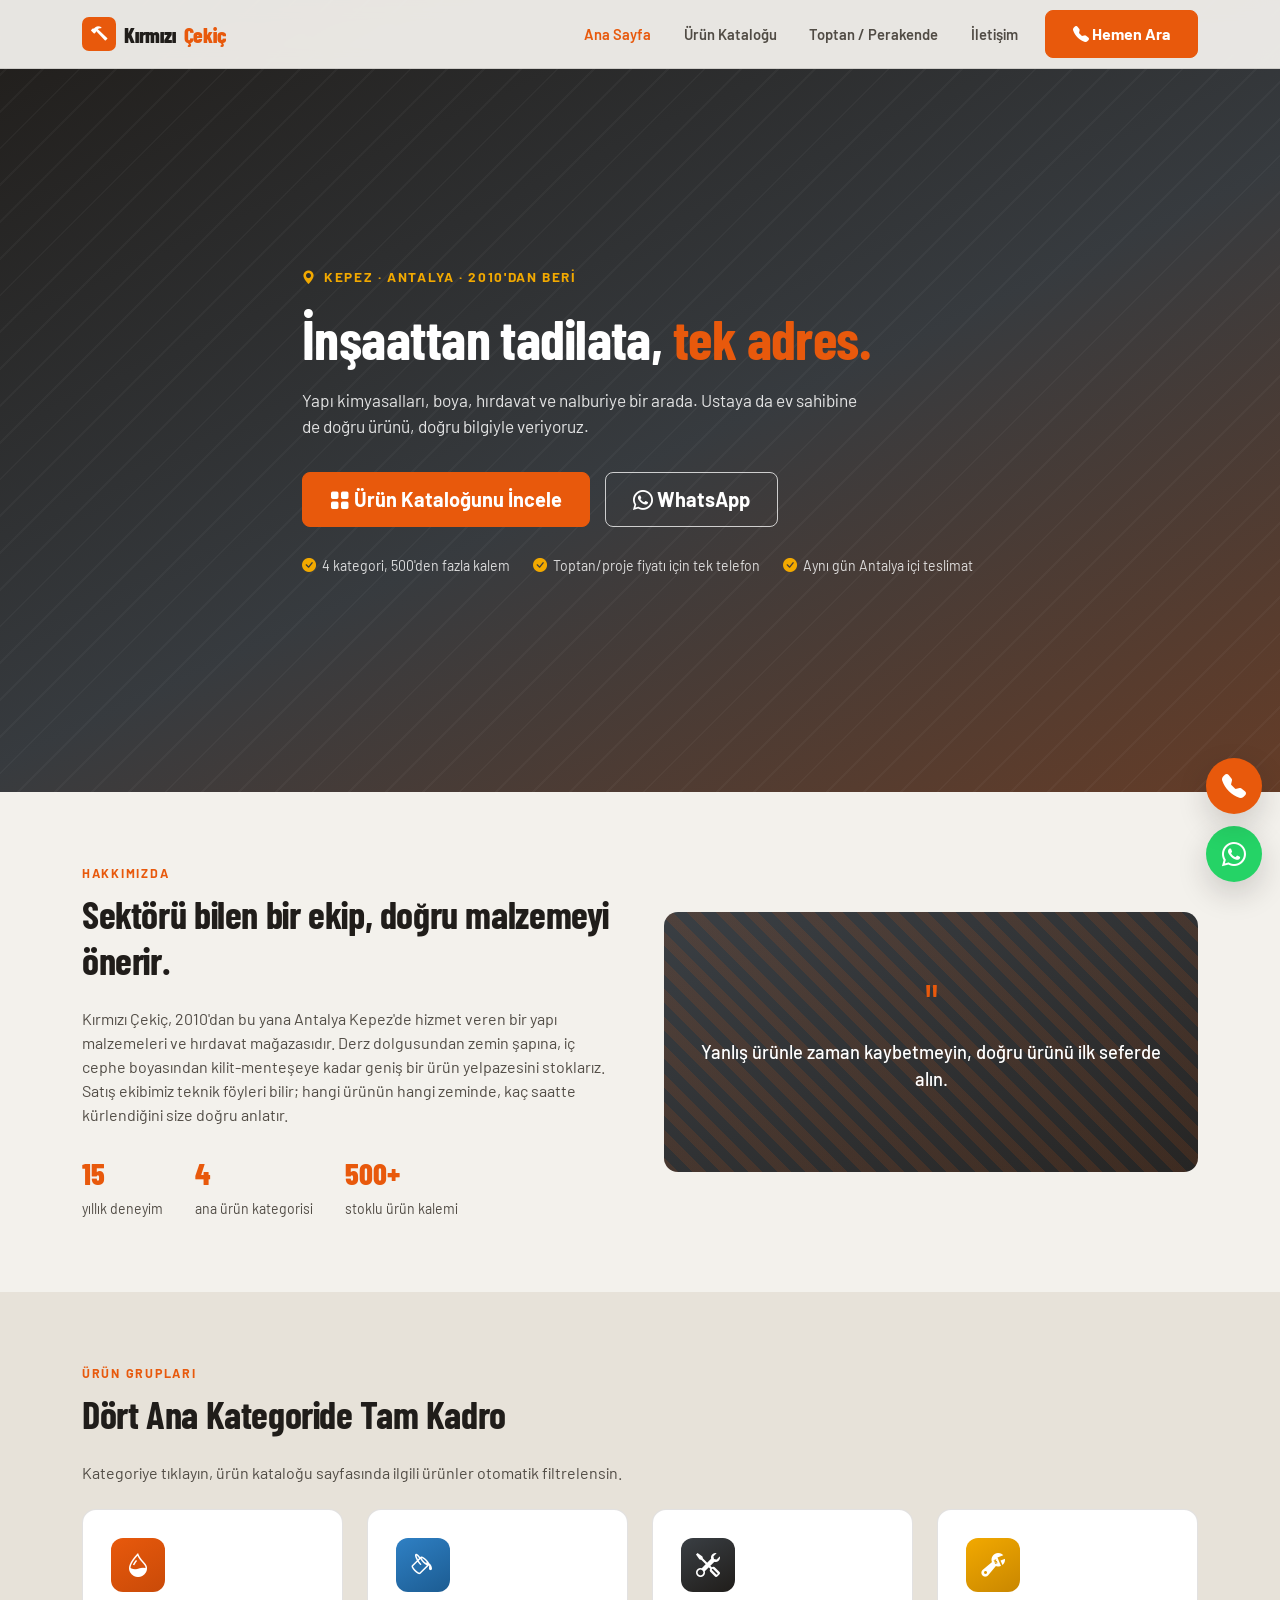
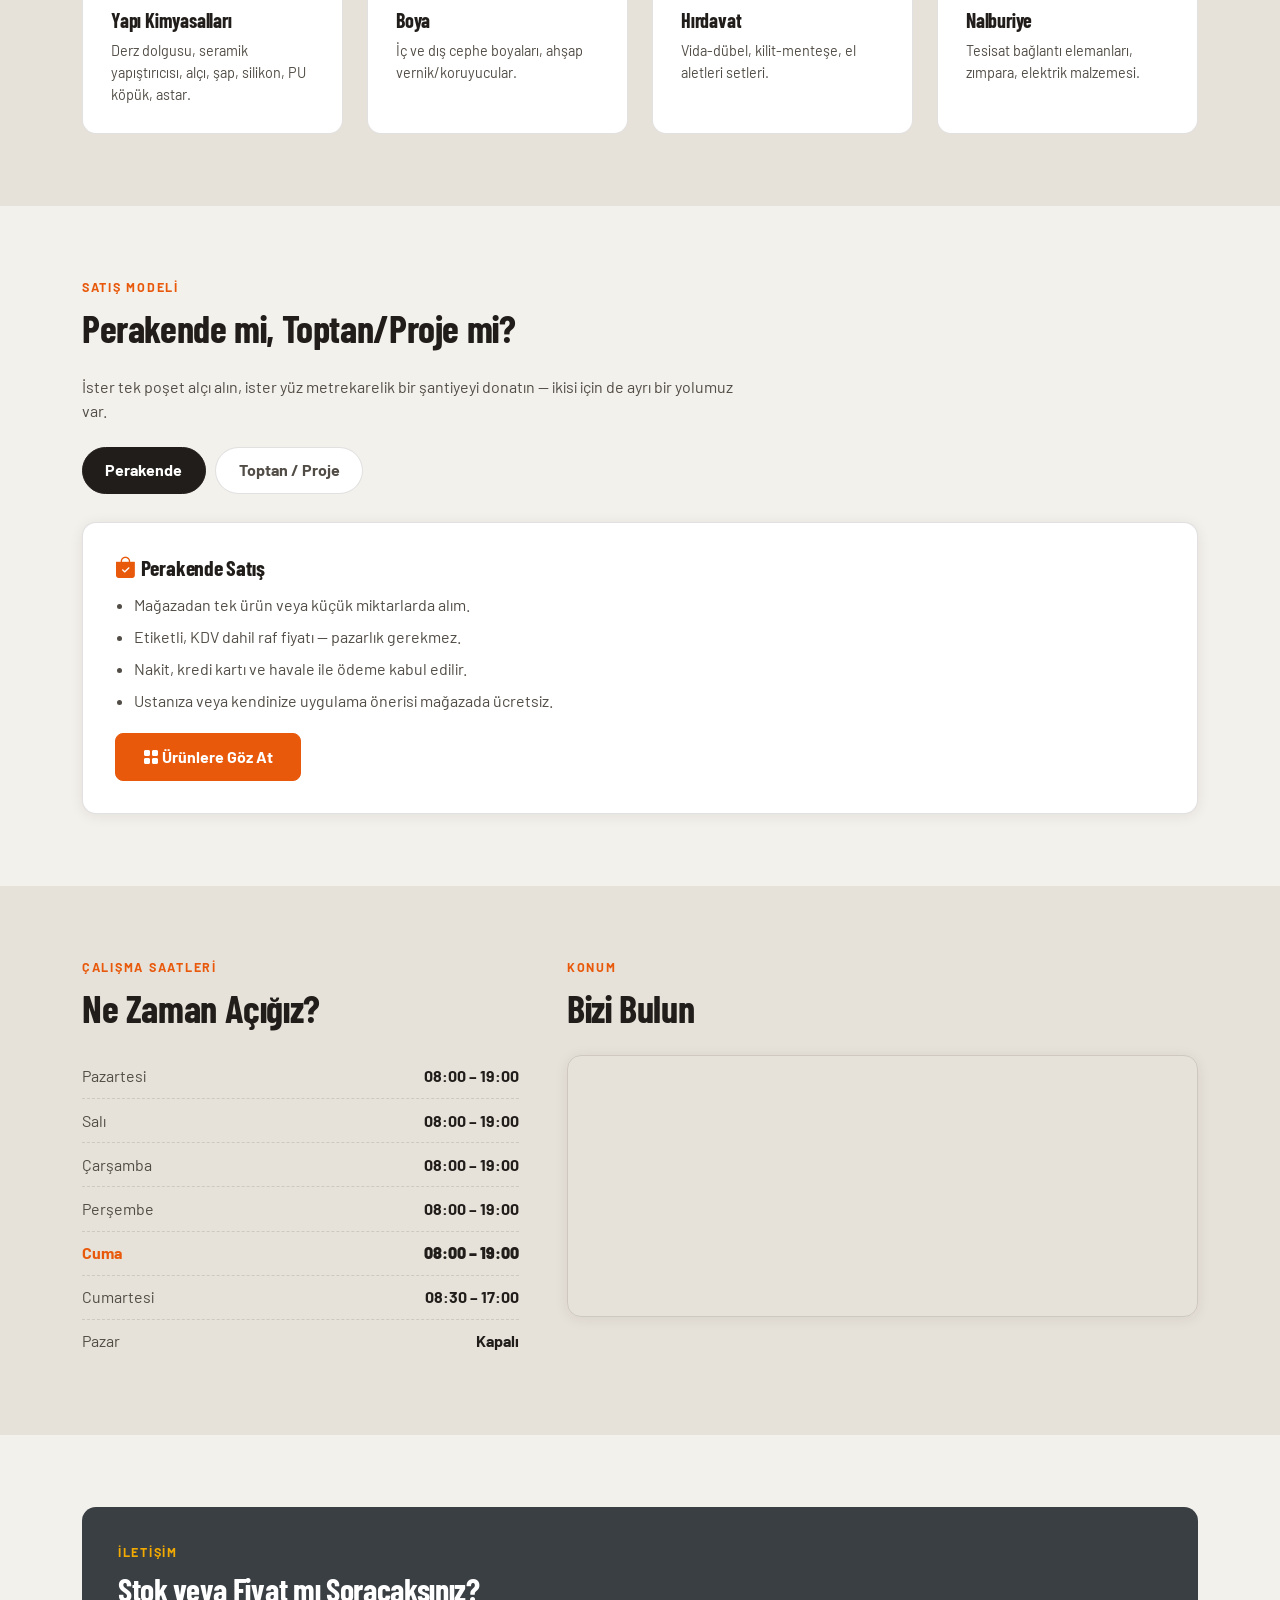
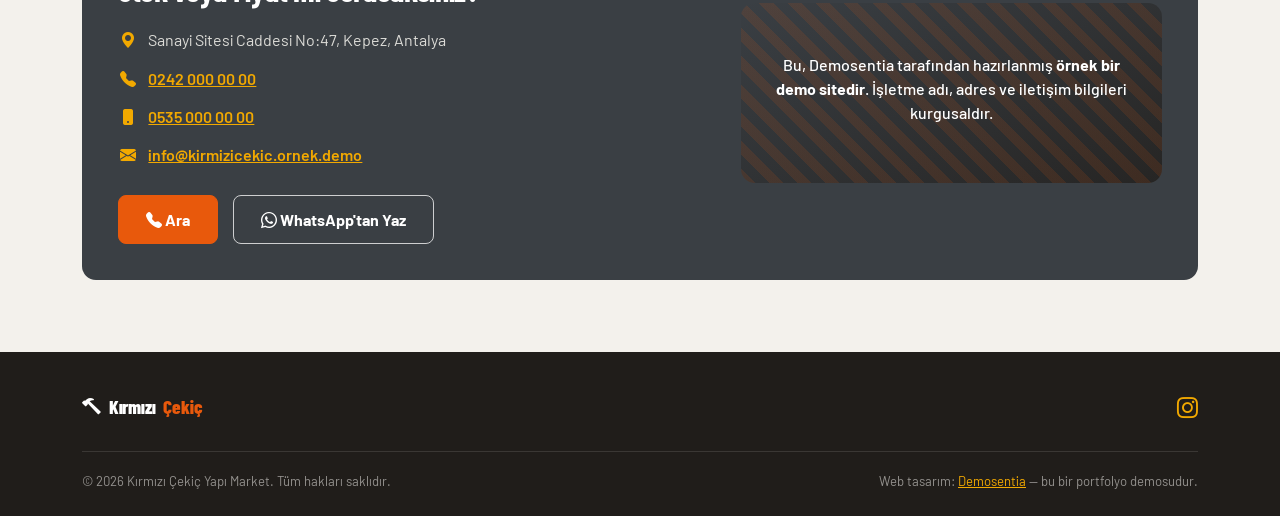
<file: index.html>
<!DOCTYPE html>
<html lang="tr">
<head>
  <!-- ============================================================
       TEMEL META ETİKETLERİ
       ============================================================ -->
  <meta charset="UTF-8" />
  <meta name="viewport" content="width=device-width, initial-scale=1.0" />
  <title>Kırmızı Çekiç Yapı Market | Kepez, Antalya</title>
  <meta name="description" content="Kırmızı Çekiç Yapı Market — Antalya Kepez'de yapı kimyasalları, boya, hırdavat ve nalburiye. Perakende ve toptan/proje satışı, aynı gün teslim." />
  <meta name="keywords" content="antalya yapı market, yapı kimyasalları, derz dolgusu, seramik yapıştırıcısı, boya, hırdavat, nalburiye, toptan inşaat malzemesi" />
  <meta name="robots" content="index, follow" />
  <meta name="author" content="Kırmızı Çekiç Yapı Market" />
  <link rel="canonical" href="https://regular07.github.io/demo-yapimalzeme/" />

  <!-- ============================================================
       SEO — Open Graph ve Twitter Card
       ============================================================ -->
  <meta property="og:type" content="business.business" />
  <meta property="og:site_name" content="Kırmızı Çekiç Yapı Market" />
  <meta property="og:title" content="Kırmızı Çekiç Yapı Market | Kepez, Antalya" />
  <meta property="og:description" content="Yapı kimyasalları, boya, hırdavat ve nalburiye. Perakende ve toptan/proje satışı, aynı gün teslim." />
  <meta property="og:image" content="https://regular07.github.io/demo-yapimalzeme/assets/img/og.jpg" />
  <meta property="og:url" content="https://regular07.github.io/demo-yapimalzeme/" />
  <meta property="og:locale" content="tr_TR" />
  <meta name="twitter:card" content="summary_large_image" />
  <meta name="twitter:title" content="Kırmızı Çekiç Yapı Market" />
  <meta name="twitter:description" content="Antalya Kepez'de yapı kimyasalları, boya, hırdavat ve nalburiye." />
  <meta name="twitter:image" content="https://regular07.github.io/demo-yapimalzeme/assets/img/og.jpg" />

  <!-- Favicon: harici dosya yerine inline SVG, ekstra istek yaratmaz -->
  <link rel="icon" href="data:image/svg+xml,%3Csvg xmlns='http://www.w3.org/2000/svg' viewBox='0 0 100 100'%3E%3Crect width='100' height='100' rx='20' fill='%23201d1a'/%3E%3Ctext x='50' y='68' font-size='54' text-anchor='middle' fill='%23e8590c' font-family='Georgia,serif'%3EK%3C/text%3E%3C/svg%3E" />

  <!-- ============================================================
       HARİCİ KÜTÜPHANELER — Bootstrap 5.3 (CDN) + Bootstrap Icons +
       Google Fonts (Barlow Condensed: başlıklar / Barlow: gövde).
       Derleme adımı yok; site doğrudan bir statik dosya sunucusuyla
       açılır (bkz. README).
       ============================================================ -->
  <link rel="preconnect" href="https://fonts.googleapis.com" />
  <link rel="preconnect" href="https://fonts.gstatic.com" crossorigin />
  <link href="https://fonts.googleapis.com/css2?family=Barlow+Condensed:wght@600;700;800&family=Barlow:wght@400;500;600;700&display=swap" rel="stylesheet" />

  <link href="https://cdn.jsdelivr.net/npm/bootstrap@5.3.3/dist/css/bootstrap.min.css" rel="stylesheet" />
  <link href="https://cdn.jsdelivr.net/npm/bootstrap-icons@1.11.3/font/bootstrap-icons.min.css" rel="stylesheet" />

  <!-- Kendi stilimiz Bootstrap'ten SONRA: override sırası için önemli.
       ?v= parametresi tarayıcı cache'ini kırmak için, her önemli
       değişiklikte artırılabilir. -->
  <link rel="stylesheet" href="style.css?v=1" />

  <!-- ============================================================
       SEO — Yapılandırılmış Veri (JSON-LD / schema.org)
       Google'ın işletmeyi "HardwareStore" olarak tanıması için.
       Sayfa görünümünü etkilemez.
       ============================================================ -->
  <script type="application/ld+json">
  {
    "@context": "https://schema.org",
    "@type": "HardwareStore",
    "name": "Kırmızı Çekiç Yapı Market",
    "image": "https://regular07.github.io/demo-yapimalzeme/assets/img/og.jpg",
    "@id": "https://regular07.github.io/demo-yapimalzeme/",
    "url": "https://regular07.github.io/demo-yapimalzeme/",
    "telephone": "+902420000000",
    "priceRange": "₺₺",
    "address": {
      "@type": "PostalAddress",
      "streetAddress": "Sanayi Sitesi Caddesi No:47",
      "addressLocality": "Kepez",
      "addressRegion": "Antalya",
      "postalCode": "07160",
      "addressCountry": "TR"
    },
    "openingHoursSpecification": [
      {
        "@type": "OpeningHoursSpecification",
        "dayOfWeek": ["Monday","Tuesday","Wednesday","Thursday","Friday"],
        "opens": "08:00",
        "closes": "19:00"
      },
      {
        "@type": "OpeningHoursSpecification",
        "dayOfWeek": "Saturday",
        "opens": "08:30",
        "closes": "17:00"
      }
    ],
    "sameAs": ["https://instagram.com/"]
  }
  </script>
</head>
<body>

  <!-- ============================================================
       NAVBAR — statik site, ortak include mekanizması yok, bu
       yüzden her HTML dosyasında tekrarlanır. Aktif sayfa "active"
       sınıfıyla işaretlenir.
       ============================================================ -->
  <nav class="navbar navbar-expand-lg fixed-top" id="mainNavbar">
    <div class="container">
      <a class="navbar-brand" href="index.html"><span class="brand-icon"><i class="bi bi-hammer"></i></span>Kırmızı <span class="hl">Çekiç</span></a>
      <button class="navbar-toggler" type="button" data-bs-toggle="collapse"
              data-bs-target="#navbarContent" aria-controls="navbarContent"
              aria-expanded="false" aria-label="Menüyü aç/kapat">
        <span class="navbar-toggler-icon"></span>
      </button>
      <div class="collapse navbar-collapse" id="navbarContent">
        <ul class="navbar-nav ms-auto align-items-lg-center gap-lg-1">
          <li class="nav-item"><a class="nav-link active" aria-current="page" href="index.html">Ana Sayfa</a></li>
          <li class="nav-item"><a class="nav-link" href="urunler.html">Ürün Kataloğu</a></li>
          <li class="nav-item"><a class="nav-link" href="#toptan-perakende">Toptan / Perakende</a></li>
          <li class="nav-item"><a class="nav-link" href="#iletisim">İletişim</a></li>
          <li class="nav-item">
            <a class="btn btn-brand ms-lg-2" href="tel:+902420000000"><i class="bi bi-telephone-fill"></i> Hemen Ara</a>
          </li>
        </ul>
      </div>
    </div>
  </nav>

  <main>
    <!-- ============================================================
         HERO
         ============================================================ -->
    <header id="hero">
      <div class="hero-overlay"></div>
      <div class="container hero-inner">
        <span class="eyebrow"><i class="bi bi-geo-alt-fill"></i> Kepez · Antalya · 2010'dan beri</span>
        <h1 class="hero-title">İnşaattan tadilata, <span class="hl">tek adres.</span></h1>
        <p class="hero-sub">Yapı kimyasalları, boya, hırdavat ve nalburiye bir arada. Ustaya da ev sahibine de doğru ürünü, doğru bilgiyle veriyoruz.</p>
        <div class="hero-btns">
          <a href="urunler.html" class="btn btn-brand btn-lg"><i class="bi bi-grid-fill"></i> Ürün Kataloğunu İncele</a>
          <a href="https://wa.me/905350000000?text=Merhaba%2C%20bilgi%20almak%20istiyorum." target="_blank" rel="noopener" class="btn btn-outline-brand btn-lg"><i class="bi bi-whatsapp"></i> WhatsApp</a>
        </div>
        <div class="hero-badges">
          <span class="hero-badge"><i class="bi bi-check-circle-fill"></i> 4 kategori, 500'den fazla kalem</span>
          <span class="hero-badge"><i class="bi bi-check-circle-fill"></i> Toptan/proje fiyatı için tek telefon</span>
          <span class="hero-badge"><i class="bi bi-check-circle-fill"></i> Aynı gün Antalya içi teslimat</span>
        </div>
      </div>
    </header>

    <!-- ============================================================
         HAKKIMIZDA
         ============================================================ -->
    <section id="hakkimizda" class="section">
      <div class="container">
        <div class="row g-5 align-items-center">
          <div class="col-12 col-lg-6">
            <p class="sec-eyebrow">Hakkımızda</p>
            <h2 class="sec-title">Sektörü bilen bir ekip, doğru malzemeyi önerir.</h2>
            <p class="sec-lead">
              Kırmızı Çekiç, 2010'dan bu yana Antalya Kepez'de hizmet veren bir yapı malzemeleri
              ve hırdavat mağazasıdır. Derz dolgusundan zemin şapına, iç cephe boyasından
              kilit-menteşeye kadar geniş bir ürün yelpazesini stoklarız. Satış ekibimiz teknik
              föyleri bilir; hangi ürünün hangi zeminde, kaç saatte kürlendiğini size doğru anlatır.
            </p>
            <div class="about-stats">
              <div class="about-stat"><strong>15</strong><span>yıllık deneyim</span></div>
              <div class="about-stat"><strong>4</strong><span>ana ürün kategorisi</span></div>
              <div class="about-stat"><strong>500+</strong><span>stoklu ürün kalemi</span></div>
            </div>
          </div>
          <div class="col-12 col-lg-6">
            <div class="about-visual">
              <div>
                <span class="quote-mark">"</span>
                <p>Yanlış ürünle zaman kaybetmeyin, doğru ürünü ilk seferde alın.</p>
              </div>
            </div>
          </div>
        </div>
      </div>
    </section>

    <!-- ============================================================
         KATEGORİLER — kısa tanıtım, detay urunler.html'de
         ============================================================ -->
    <section id="kategoriler" class="section alt">
      <div class="container">
        <p class="sec-eyebrow">Ürün Grupları</p>
        <h2 class="sec-title">Dört Ana Kategoride Tam Kadro</h2>
        <p class="sec-lead mb-4">Kategoriye tıklayın, ürün kataloğu sayfasında ilgili ürünler otomatik filtrelensin.</p>
        <div class="row g-4">
          <div class="col-6 col-lg-3">
            <a href="urunler.html#katalog" class="cat-card cat-kimyasal" data-goto-filter="kimyasal">
              <div class="cat-icon"><i class="bi bi-droplet-half"></i></div>
              <h3>Yapı Kimyasalları</h3>
              <p>Derz dolgusu, seramik yapıştırıcısı, alçı, şap, silikon, PU köpük, astar.</p>
            </a>
          </div>
          <div class="col-6 col-lg-3">
            <a href="urunler.html#katalog" class="cat-card cat-boya" data-goto-filter="boya">
              <div class="cat-icon"><i class="bi bi-paint-bucket"></i></div>
              <h3>Boya</h3>
              <p>İç ve dış cephe boyaları, ahşap vernik/koruyucular.</p>
            </a>
          </div>
          <div class="col-6 col-lg-3">
            <a href="urunler.html#katalog" class="cat-card cat-hirdavat" data-goto-filter="hirdavat">
              <div class="cat-icon"><i class="bi bi-tools"></i></div>
              <h3>Hırdavat</h3>
              <p>Vida-dübel, kilit-menteşe, el aletleri setleri.</p>
            </a>
          </div>
          <div class="col-6 col-lg-3">
            <a href="urunler.html#katalog" class="cat-card cat-nalbur" data-goto-filter="nalbur">
              <div class="cat-icon"><i class="bi bi-wrench-adjustable"></i></div>
              <h3>Nalburiye</h3>
              <p>Tesisat bağlantı elemanları, zımpara, elektrik malzemesi.</p>
            </a>
          </div>
        </div>
      </div>
    </section>

    <!-- ============================================================
         TOPTAN / PERAKENDE
         ============================================================ -->
    <section id="toptan-perakende" class="section">
      <div class="container">
        <p class="sec-eyebrow">Satış Modeli</p>
        <h2 class="sec-title">Perakende mi, Toptan/Proje mi?</h2>
        <p class="sec-lead mb-4">İster tek poşet alçı alın, ister yüz metrekarelik bir şantiyeyi donatın — ikisi için de ayrı bir yolumuz var.</p>

        <div class="trade-tabs" role="tablist" aria-label="Satış modeli seçimi">
          <button type="button" class="trade-tab-btn active" data-tab="perakende">Perakende</button>
          <button type="button" class="trade-tab-btn" data-tab="toptan">Toptan / Proje</button>
        </div>

        <div class="trade-panel" data-panel="perakende">
          <h3><i class="bi bi-bag-check-fill" style="color:var(--orange);"></i> Perakende Satış</h3>
          <ul>
            <li>Mağazadan tek ürün veya küçük miktarlarda alım.</li>
            <li>Etiketli, KDV dahil raf fiyatı — pazarlık gerekmez.</li>
            <li>Nakit, kredi kartı ve havale ile ödeme kabul edilir.</li>
            <li>Ustanıza veya kendinize uygulama önerisi mağazada ücretsiz.</li>
          </ul>
          <a href="urunler.html" class="btn btn-brand"><i class="bi bi-grid-fill"></i> Ürünlere Göz At</a>
        </div>
        <div class="trade-panel" data-panel="toptan" hidden>
          <h3><i class="bi bi-truck" style="color:var(--orange);"></i> Toptan / Proje Satışı</h3>
          <ul>
            <li>İnşaat firmaları, bayiler ve taahhüt firmaları için özel fiyatlandırma.</li>
            <li>Palet/torba bazlı toplu alımlarda kademeli iskonto.</li>
            <li>Şantiyeye planlı sevkiyat, cari hesap imkânı.</li>
            <li><strong>Toptan fiyat listemiz mağaza dışına açık değildir — teklif için bizi arayın.</strong></li>
          </ul>
          <a href="tel:+902420000000" class="btn btn-brand"><i class="bi bi-telephone-fill"></i> Teklif İçin Ara</a>
        </div>
      </div>
    </section>

    <!-- ============================================================
         ÇALIŞMA SAATLERİ + KONUM
         ============================================================ -->
    <section id="saatler" class="section alt">
      <div class="container">
        <div class="row g-5">
          <div class="col-12 col-lg-5">
            <p class="sec-eyebrow">Çalışma Saatleri</p>
            <h2 class="sec-title">Ne Zaman Açığız?</h2>
            <ul class="hours-list">
              <li data-day="1"><span>Pazartesi</span><strong>08:00 – 19:00</strong></li>
              <li data-day="2"><span>Salı</span><strong>08:00 – 19:00</strong></li>
              <li data-day="3"><span>Çarşamba</span><strong>08:00 – 19:00</strong></li>
              <li data-day="4"><span>Perşembe</span><strong>08:00 – 19:00</strong></li>
              <li data-day="5"><span>Cuma</span><strong>08:00 – 19:00</strong></li>
              <li data-day="6"><span>Cumartesi</span><strong>08:30 – 17:00</strong></li>
              <li data-day="7"><span>Pazar</span><strong>Kapalı</strong></li>
            </ul>
          </div>
          <div class="col-12 col-lg-7">
            <p class="sec-eyebrow">Konum</p>
            <h2 class="sec-title">Bizi Bulun</h2>
            <div class="map-frame">
              <iframe
                src="https://maps.google.com/maps?q=Kepez%2C%20Antalya&t=&z=13&ie=UTF8&iwloc=&output=embed"
                title="Kırmızı Çekiç Yapı Market konum haritası" loading="lazy"
                referrerpolicy="no-referrer-when-downgrade"></iframe>
            </div>
          </div>
        </div>
      </div>
    </section>

    <!-- ============================================================
         İLETİŞİM
         ============================================================ -->
    <section id="iletisim" class="section">
      <div class="container">
        <div class="contact-panel">
          <div class="row g-4 align-items-center">
            <div class="col-12 col-lg-7">
              <p class="sec-eyebrow" style="color: var(--yellow);">İletişim</p>
              <h2>Stok veya Fiyat mı Soracaksınız?</h2>
              <ul class="contact-list">
                <li><i class="bi bi-geo-alt-fill"></i> Sanayi Sitesi Caddesi No:47, Kepez, Antalya</li>
                <li><i class="bi bi-telephone-fill"></i> <a href="tel:+902420000000">0242 000 00 00</a></li>
                <li><i class="bi bi-phone-fill"></i> <a href="tel:+905350000000">0535 000 00 00</a></li>
                <li><i class="bi bi-envelope-fill"></i> <a href="mailto:info@kirmizicekic.ornek.demo">info@kirmizicekic.ornek.demo</a></li>
              </ul>
              <div class="contact-cta">
                <a href="tel:+902420000000" class="btn btn-brand"><i class="bi bi-telephone-fill"></i> Ara</a>
                <a href="https://wa.me/905350000000?text=Merhaba%2C%20bilgi%20almak%20istiyorum." target="_blank" rel="noopener" class="btn btn-outline-brand"><i class="bi bi-whatsapp"></i> WhatsApp'tan Yaz</a>
              </div>
            </div>
            <div class="col-12 col-lg-5">
              <div class="about-visual" style="min-height:180px;">
                <p style="font-size: 1rem;">Bu, Demosentia tarafından hazırlanmış <strong>örnek bir demo sitedir</strong>. İşletme adı, adres ve iletişim bilgileri kurgusaldır.</p>
              </div>
            </div>
          </div>
        </div>
      </div>
    </section>
  </main>

  <!-- ============================================================
       FOOTER
       ============================================================ -->
  <footer id="footer">
    <div class="container">
      <div class="row g-3 align-items-center">
        <div class="col-12 col-md-6">
          <span class="footer-brand"><i class="bi bi-hammer"></i> Kırmızı <span class="hl">Çekiç</span></span>
        </div>
        <div class="col-12 col-md-6 text-md-end">
          <a href="https://instagram.com/" target="_blank" rel="noopener" aria-label="Instagram" class="text-decoration-none" style="color: var(--yellow); font-size: 1.3rem;"><i class="bi bi-instagram"></i></a>
        </div>
      </div>
      <div class="footer-bottom">
        <span>© 2026 Kırmızı Çekiç Yapı Market. Tüm hakları saklıdır.</span>
        <span>Web tasarım: <a href="https://regular07.github.io/demosantia/" target="_blank" rel="noopener" style="color: var(--yellow);">Demosentia</a> — bu bir portfolyo demosudur.</span>
      </div>
    </div>
  </footer>

  <!-- Sağ altta sabit hızlı erişim butonları -->
  <a href="https://wa.me/905350000000" target="_blank" rel="noopener" id="whatsappFab" aria-label="WhatsApp ile yaz">
    <i class="bi bi-whatsapp"></i>
  </a>
  <a href="tel:+902420000000" id="callFab" aria-label="Hemen ara">
    <i class="bi bi-telephone-fill"></i>
  </a>
  <button id="scrollTop" aria-label="Yukarı çık"><i class="bi bi-arrow-up"></i></button>

  <!-- Teknik föy indirme demo uyarısı — urunler.html'de kullanılıyor,
       ama Bootstrap toast bileşeni yalnızca orada tetiklenir. -->
  <div class="toast-container position-fixed bottom-0 start-50 translate-middle-x p-3">
    <div id="demoToast" class="toast align-items-center text-bg-dark border-0" role="alert" aria-live="assertive" aria-atomic="true">
      <div class="d-flex">
        <div class="toast-body"><i class="bi bi-info-circle-fill" style="color: var(--yellow);"></i> Demo sitede dosya bağlı değildir.</div>
        <button type="button" class="btn-close btn-close-white me-2 m-auto" data-bs-dismiss="toast" aria-label="Kapat"></button>
      </div>
    </div>
  </div>

  <!-- Scriptler: önce Bootstrap, en son kendi kodumuz -->
  <script src="https://cdn.jsdelivr.net/npm/bootstrap@5.3.3/dist/js/bootstrap.bundle.min.js"></script>
  <script src="script.js"></script>
</body>
</html>
</file>
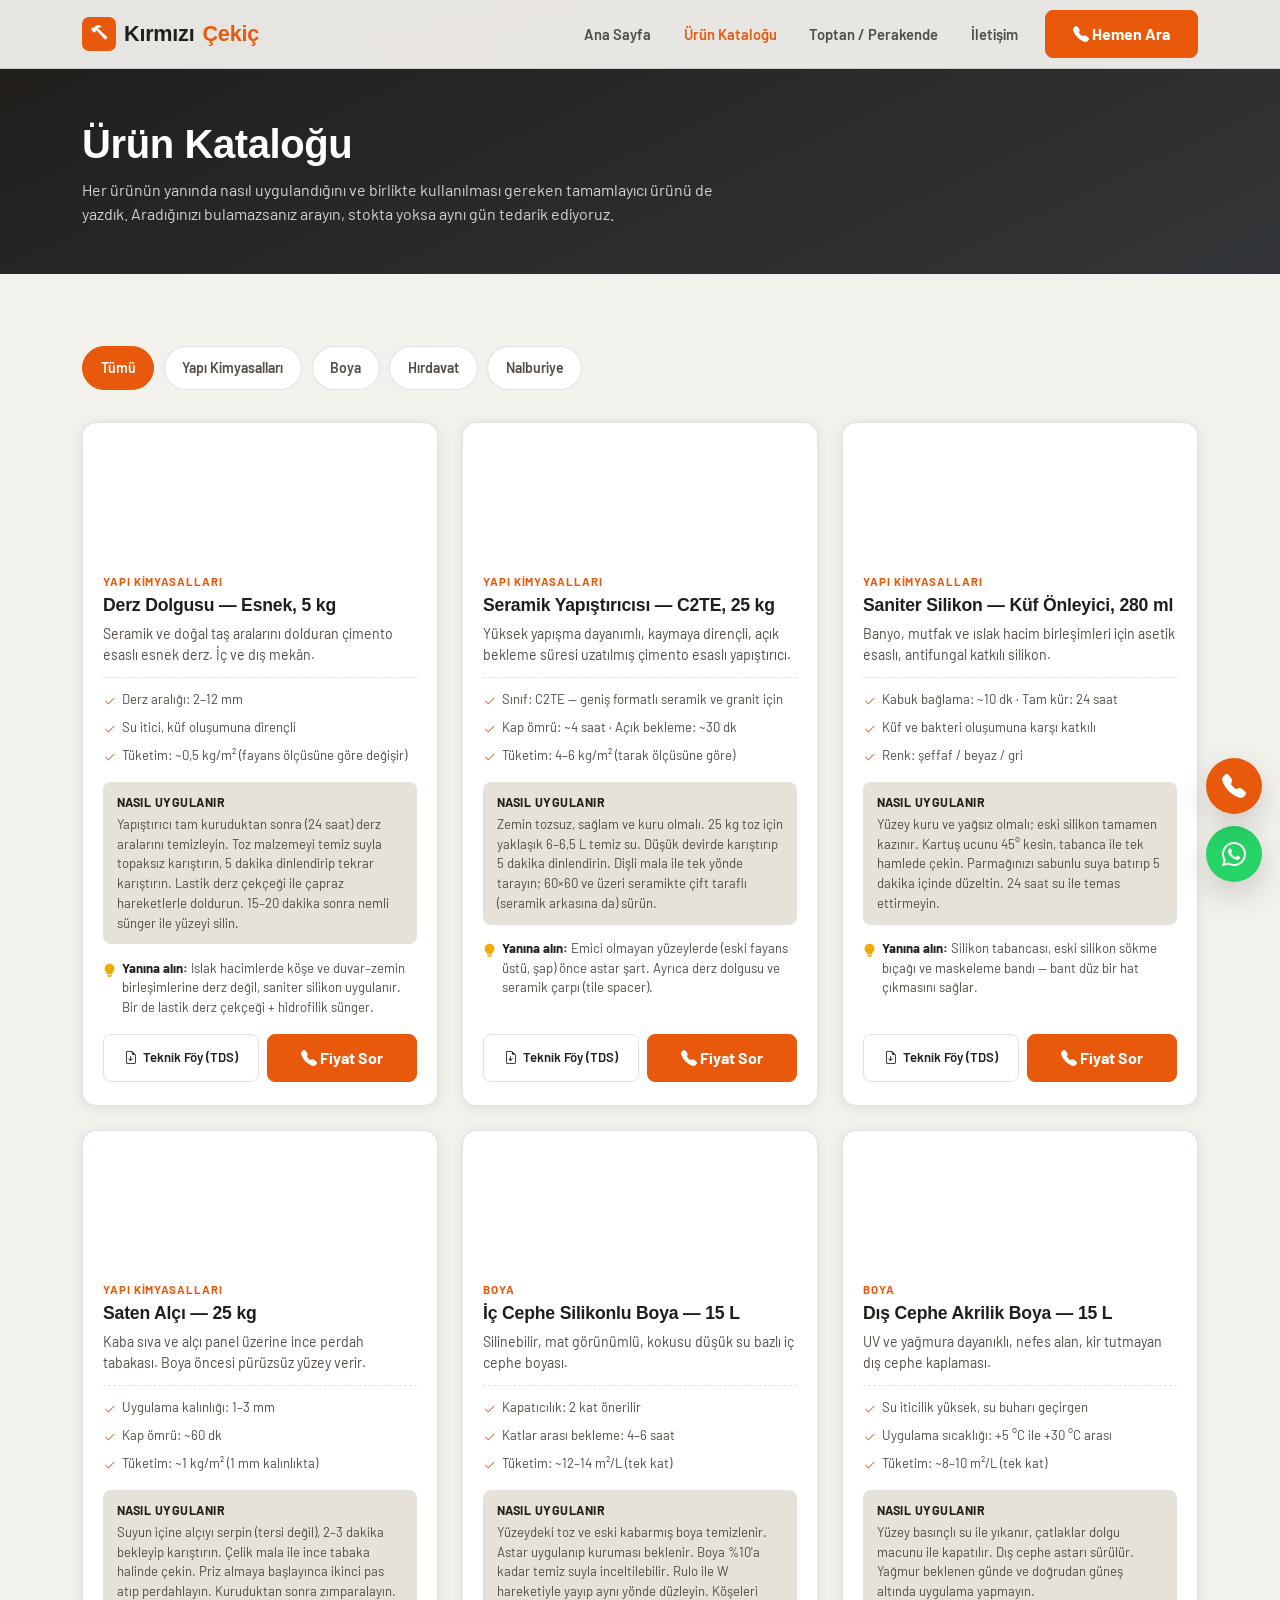
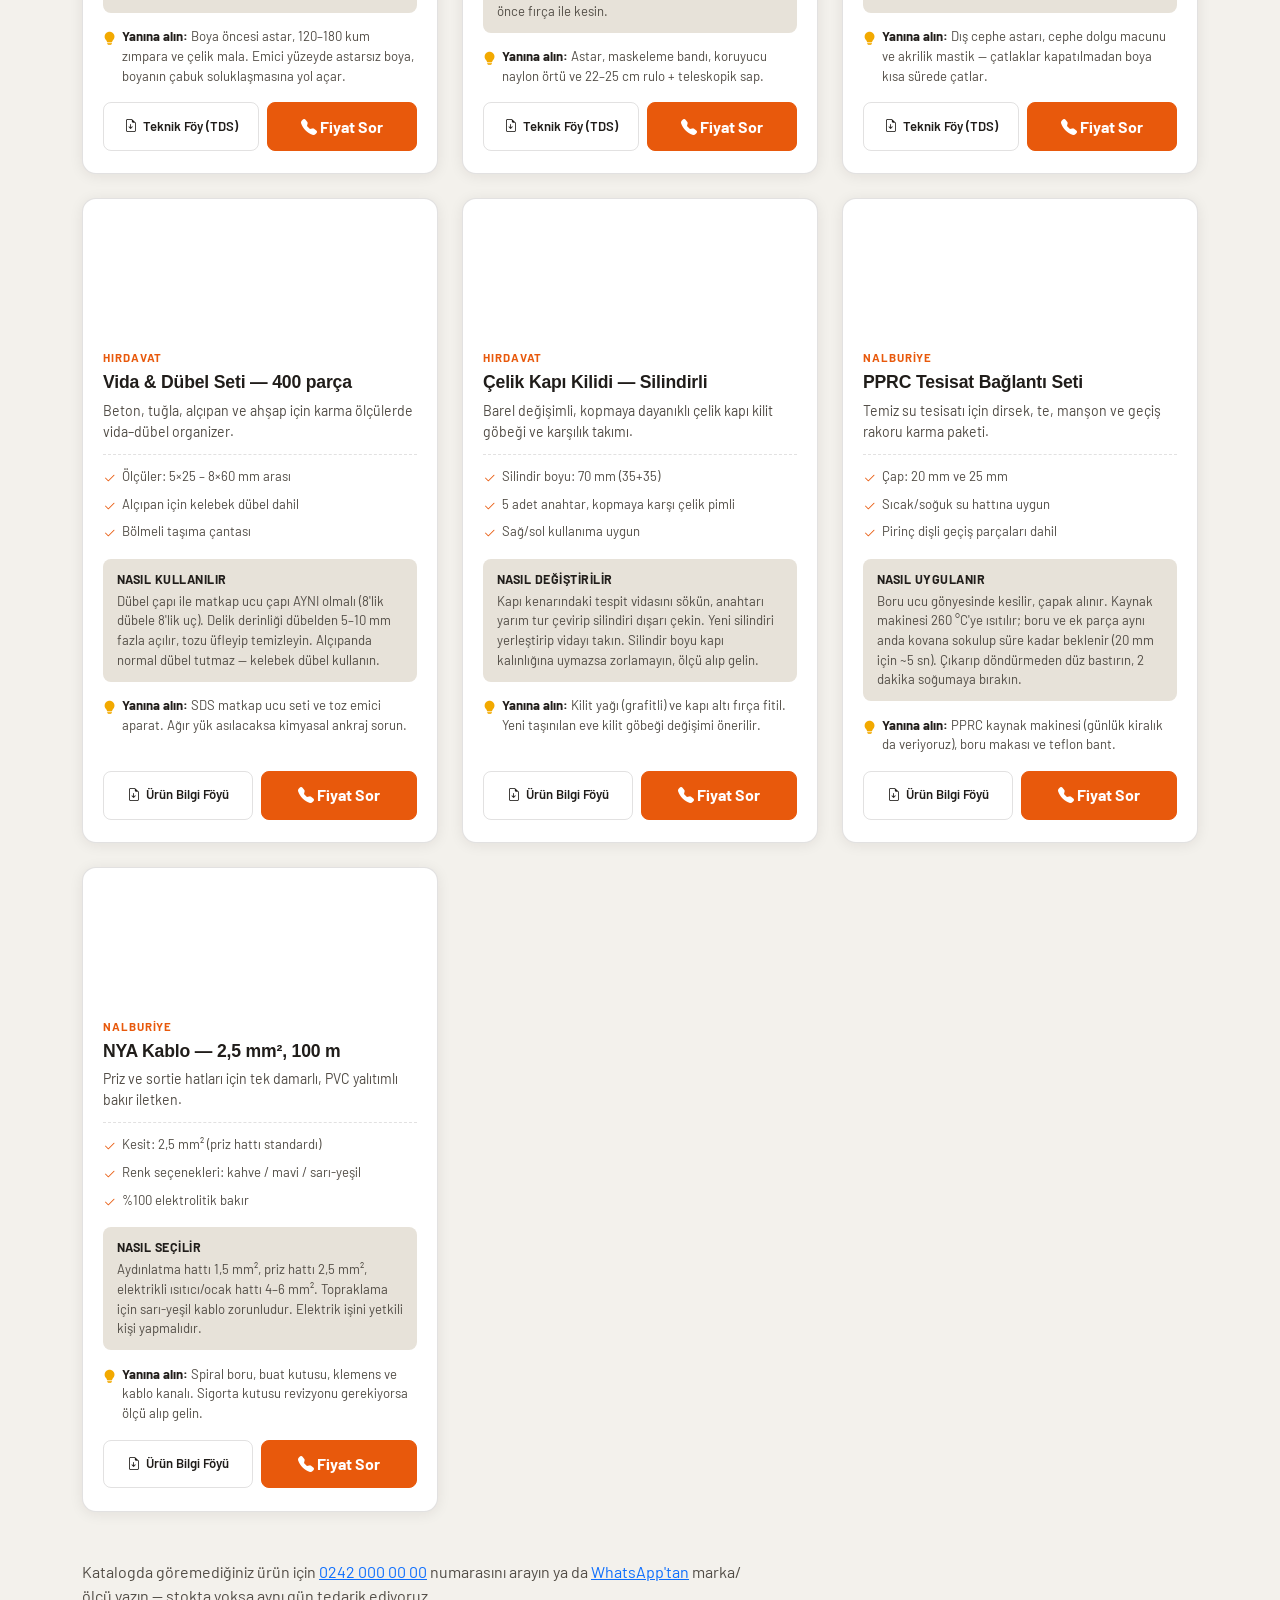
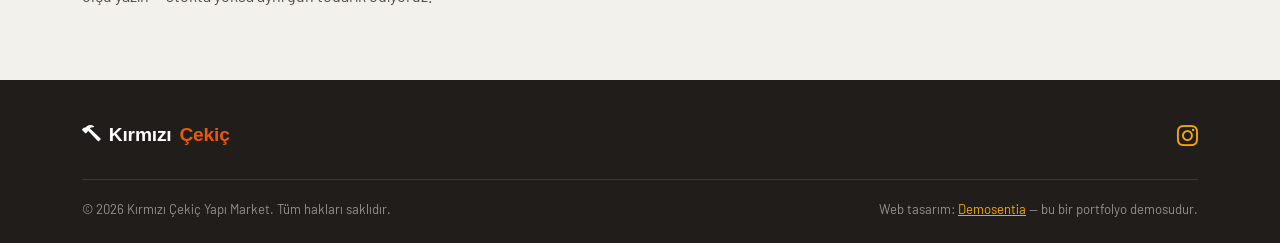
<file: urunler.html>
<!DOCTYPE html>
<html lang="tr">
<head>
  <!-- ============================================================
       ÜRÜN KATALOĞU — Standart paketin vitrini.
       Filtrelenebilir liste + her üründe kullanım talimatı +
       "yanına şunu da alın" çapraz satış önerisi.
       Filtre mantığı script.js "01" bölümünde (data-category).
       ============================================================ -->
  <meta charset="UTF-8" />
  <meta name="viewport" content="width=device-width, initial-scale=1.0" />
  <title>Ürün Kataloğu | Kırmızı Çekiç Yapı Market</title>
  <meta name="description" content="Yapı kimyasalları, boya, hırdavat ve nalburiye ürünleri. Her üründe kullanım talimatı, tüketim bilgisi ve birlikte kullanılan tamamlayıcı ürün önerisi." />
  <meta name="robots" content="index, follow" />
  <link rel="canonical" href="https://regular07.github.io/demo-yapimalzeme/urunler.html" />

  <meta property="og:type" content="website" />
  <meta property="og:site_name" content="Kırmızı Çekiç Yapı Market" />
  <meta property="og:title" content="Ürün Kataloğu | Kırmızı Çekiç Yapı Market" />
  <meta property="og:description" content="Yapı kimyasalları, boya, hırdavat ve nalburiye. Kullanım talimatlı ürün kataloğu." />
  <meta property="og:image" content="https://regular07.github.io/demo-yapimalzeme/assets/img/og.jpg" />
  <meta property="og:url" content="https://regular07.github.io/demo-yapimalzeme/urunler.html" />
  <meta property="og:locale" content="tr_TR" />
  <meta name="twitter:card" content="summary_large_image" />
  <meta name="twitter:title" content="Ürün Kataloğu | Kırmızı Çekiç Yapı Market" />
  <meta name="twitter:description" content="Kullanım talimatlı yapı malzemesi kataloğu." />
  <meta name="twitter:image" content="https://regular07.github.io/demo-yapimalzeme/assets/img/og.jpg" />

  <link rel="icon" href="data:image/svg+xml,%3Csvg xmlns='http://www.w3.org/2000/svg' viewBox='0 0 100 100'%3E%3Crect width='100' height='100' rx='20' fill='%23201d1a'/%3E%3Ctext x='50' y='68' font-size='54' text-anchor='middle' fill='%23e8590c' font-family='Georgia,serif'%3EK%3C/text%3E%3C/svg%3E" />

  <link href="https://cdn.jsdelivr.net/npm/bootstrap@5.3.3/dist/css/bootstrap.min.css" rel="stylesheet" />
  <link href="https://cdn.jsdelivr.net/npm/bootstrap-icons@1.11.3/font/bootstrap-icons.min.css" rel="stylesheet" />
  <link href="https://fonts.googleapis.com/css2?family=Barlow:wght@400;500;600;700;800&display=swap" rel="stylesheet" />
  <link rel="stylesheet" href="style.css?v=1" />
</head>
<body>

  <nav class="navbar navbar-expand-lg fixed-top" id="mainNavbar">
    <div class="container">
      <a class="navbar-brand" href="index.html"><span class="brand-icon"><i class="bi bi-hammer"></i></span>Kırmızı <span class="hl">Çekiç</span></a>
      <button class="navbar-toggler" type="button" data-bs-toggle="collapse"
              data-bs-target="#navbarContent" aria-controls="navbarContent"
              aria-expanded="false" aria-label="Menüyü aç/kapat">
        <span class="navbar-toggler-icon"></span>
      </button>
      <div class="collapse navbar-collapse" id="navbarContent">
        <ul class="navbar-nav ms-auto align-items-lg-center gap-lg-1">
          <li class="nav-item"><a class="nav-link" href="index.html">Ana Sayfa</a></li>
          <li class="nav-item"><a class="nav-link active" aria-current="page" href="urunler.html">Ürün Kataloğu</a></li>
          <li class="nav-item"><a class="nav-link" href="index.html#toptan-perakende">Toptan / Perakende</a></li>
          <li class="nav-item"><a class="nav-link" href="index.html#iletisim">İletişim</a></li>
          <li class="nav-item">
            <a class="btn btn-brand ms-lg-2" href="tel:+902420000000"><i class="bi bi-telephone-fill"></i> Hemen Ara</a>
          </li>
        </ul>
      </div>
    </div>
  </nav>

  <main id="icerik">

    <header class="page-head">
      <div class="container">
        <h1>Ürün Kataloğu</h1>
        <p>Her ürünün yanında nasıl uygulandığını ve birlikte kullanılması gereken tamamlayıcı ürünü de yazdık. Aradığınızı bulamazsanız arayın, stokta yoksa aynı gün tedarik ediyoruz.</p>
      </div>
    </header>

    <section class="section" id="katalog">
      <div class="container">

        <!-- Filtre çubuğu. data-filter değerleri script.js'teki kategorilerle birebir. -->
        <div class="filter-bar" role="group" aria-label="Ürün kategorisi filtresi">
          <button class="filter-btn active" data-filter="tumu">Tümü</button>
          <button class="filter-btn" data-filter="kimyasal">Yapı Kimyasalları</button>
          <button class="filter-btn" data-filter="boya">Boya</button>
          <button class="filter-btn" data-filter="hirdavat">Hırdavat</button>
          <button class="filter-btn" data-filter="nalbur">Nalburiye</button>
        </div>

        <div class="row g-4" id="urunListesi">

          <!-- ---------- YAPI KİMYASALLARI ---------- -->
          <div class="col-12 col-md-6 col-lg-4 product-col">
            <article class="product-card" data-category="kimyasal">
              <div class="product-visual"><i class="bi bi-grid-3x3-gap-fill"></i></div>
              <div class="product-body">
                <span class="product-cat-tag">Yapı Kimyasalları</span>
                <h2 class="product-name">Derz Dolgusu — Esnek, 5 kg</h2>
                <p class="product-desc">Seramik ve doğal taş aralarını dolduran çimento esaslı esnek derz. İç ve dış mekân.</p>
                <ul class="product-specs">
                  <li><i class="bi bi-check2"></i> Derz aralığı: 2–12 mm</li>
                  <li><i class="bi bi-check2"></i> Su itici, küf oluşumuna dirençli</li>
                  <li><i class="bi bi-check2"></i> Tüketim: ~0,5 kg/m² (fayans ölçüsüne göre değişir)</li>
                </ul>
                <div class="product-usage">
                  <strong>Nasıl uygulanır</strong>
                  Yapıştırıcı tam kuruduktan sonra (24 saat) derz aralarını temizleyin. Toz malzemeyi temiz suyla topaksız karıştırın, 5 dakika dinlendirip tekrar karıştırın. Lastik derz çekçeği ile çapraz hareketlerle doldurun. 15–20 dakika sonra nemli sünger ile yüzeyi silin.
                </div>
                <p class="cross-sell"><i class="bi bi-lightbulb-fill"></i> <span><strong>Yanına alın:</strong> Islak hacimlerde köşe ve duvar–zemin birleşimlerine derz değil, saniter silikon uygulanır. Bir de lastik derz çekçeği + hidrofilik sünger.</span></p>
                <div class="product-actions">
                  <button class="btn-tds" data-tds><i class="bi bi-file-earmark-arrow-down"></i> Teknik Föy (TDS)</button>
                  <a class="btn btn-brand flex-grow-1" href="tel:+902420000000"><i class="bi bi-telephone-fill"></i> Fiyat Sor</a>
                </div>
              </div>
            </article>
          </div>

          <div class="col-12 col-md-6 col-lg-4 product-col">
            <article class="product-card" data-category="kimyasal">
              <div class="product-visual"><i class="bi bi-bricks"></i></div>
              <div class="product-body">
                <span class="product-cat-tag">Yapı Kimyasalları</span>
                <h2 class="product-name">Seramik Yapıştırıcısı — C2TE, 25 kg</h2>
                <p class="product-desc">Yüksek yapışma dayanımlı, kaymaya dirençli, açık bekleme süresi uzatılmış çimento esaslı yapıştırıcı.</p>
                <ul class="product-specs">
                  <li><i class="bi bi-check2"></i> Sınıf: C2TE — geniş formatlı seramik ve granit için</li>
                  <li><i class="bi bi-check2"></i> Kap ömrü: ~4 saat · Açık bekleme: ~30 dk</li>
                  <li><i class="bi bi-check2"></i> Tüketim: 4–6 kg/m² (tarak ölçüsüne göre)</li>
                </ul>
                <div class="product-usage">
                  <strong>Nasıl uygulanır</strong>
                  Zemin tozsuz, sağlam ve kuru olmalı. 25 kg toz için yaklaşık 6–6,5 L temiz su. Düşük devirde karıştırıp 5 dakika dinlendirin. Dişli mala ile tek yönde tarayın; 60×60 ve üzeri seramikte çift taraflı (seramik arkasına da) sürün.
                </div>
                <p class="cross-sell"><i class="bi bi-lightbulb-fill"></i> <span><strong>Yanına alın:</strong> Emici olmayan yüzeylerde (eski fayans üstü, şap) önce astar şart. Ayrıca derz dolgusu ve seramik çarpı (tile spacer).</span></p>
                <div class="product-actions">
                  <button class="btn-tds" data-tds><i class="bi bi-file-earmark-arrow-down"></i> Teknik Föy (TDS)</button>
                  <a class="btn btn-brand flex-grow-1" href="tel:+902420000000"><i class="bi bi-telephone-fill"></i> Fiyat Sor</a>
                </div>
              </div>
            </article>
          </div>

          <div class="col-12 col-md-6 col-lg-4 product-col">
            <article class="product-card" data-category="kimyasal">
              <div class="product-visual"><i class="bi bi-droplet-half"></i></div>
              <div class="product-body">
                <span class="product-cat-tag">Yapı Kimyasalları</span>
                <h2 class="product-name">Saniter Silikon — Küf Önleyici, 280 ml</h2>
                <p class="product-desc">Banyo, mutfak ve ıslak hacim birleşimleri için asetik esaslı, antifungal katkılı silikon.</p>
                <ul class="product-specs">
                  <li><i class="bi bi-check2"></i> Kabuk bağlama: ~10 dk · Tam kür: 24 saat</li>
                  <li><i class="bi bi-check2"></i> Küf ve bakteri oluşumuna karşı katkılı</li>
                  <li><i class="bi bi-check2"></i> Renk: şeffaf / beyaz / gri</li>
                </ul>
                <div class="product-usage">
                  <strong>Nasıl uygulanır</strong>
                  Yüzey kuru ve yağsız olmalı; eski silikon tamamen kazınır. Kartuş ucunu 45° kesin, tabanca ile tek hamlede çekin. Parmağınızı sabunlu suya batırıp 5 dakika içinde düzeltin. 24 saat su ile temas ettirmeyin.
                </div>
                <p class="cross-sell"><i class="bi bi-lightbulb-fill"></i> <span><strong>Yanına alın:</strong> Silikon tabancası, eski silikon sökme bıçağı ve maskeleme bandı — bant düz bir hat çıkmasını sağlar.</span></p>
                <div class="product-actions">
                  <button class="btn-tds" data-tds><i class="bi bi-file-earmark-arrow-down"></i> Teknik Föy (TDS)</button>
                  <a class="btn btn-brand flex-grow-1" href="tel:+902420000000"><i class="bi bi-telephone-fill"></i> Fiyat Sor</a>
                </div>
              </div>
            </article>
          </div>

          <div class="col-12 col-md-6 col-lg-4 product-col">
            <article class="product-card" data-category="kimyasal">
              <div class="product-visual"><i class="bi bi-layers-fill"></i></div>
              <div class="product-body">
                <span class="product-cat-tag">Yapı Kimyasalları</span>
                <h2 class="product-name">Saten Alçı — 25 kg</h2>
                <p class="product-desc">Kaba sıva ve alçı panel üzerine ince perdah tabakası. Boya öncesi pürüzsüz yüzey verir.</p>
                <ul class="product-specs">
                  <li><i class="bi bi-check2"></i> Uygulama kalınlığı: 1–3 mm</li>
                  <li><i class="bi bi-check2"></i> Kap ömrü: ~60 dk</li>
                  <li><i class="bi bi-check2"></i> Tüketim: ~1 kg/m² (1 mm kalınlıkta)</li>
                </ul>
                <div class="product-usage">
                  <strong>Nasıl uygulanır</strong>
                  Suyun içine alçıyı serpin (tersi değil), 2–3 dakika bekleyip karıştırın. Çelik mala ile ince tabaka halinde çekin. Priz almaya başlayınca ikinci pas atıp perdahlayın. Kuruduktan sonra zımparalayın.
                </div>
                <p class="cross-sell"><i class="bi bi-lightbulb-fill"></i> <span><strong>Yanına alın:</strong> Boya öncesi astar, 120–180 kum zımpara ve çelik mala. Emici yüzeyde astarsız boya, boyanın çabuk soluklaşmasına yol açar.</span></p>
                <div class="product-actions">
                  <button class="btn-tds" data-tds><i class="bi bi-file-earmark-arrow-down"></i> Teknik Föy (TDS)</button>
                  <a class="btn btn-brand flex-grow-1" href="tel:+902420000000"><i class="bi bi-telephone-fill"></i> Fiyat Sor</a>
                </div>
              </div>
            </article>
          </div>

          <!-- ---------- BOYA ---------- -->
          <div class="col-12 col-md-6 col-lg-4 product-col">
            <article class="product-card" data-category="boya">
              <div class="product-visual"><i class="bi bi-paint-bucket"></i></div>
              <div class="product-body">
                <span class="product-cat-tag">Boya</span>
                <h2 class="product-name">İç Cephe Silikonlu Boya — 15 L</h2>
                <p class="product-desc">Silinebilir, mat görünümlü, kokusu düşük su bazlı iç cephe boyası.</p>
                <ul class="product-specs">
                  <li><i class="bi bi-check2"></i> Kapatıcılık: 2 kat önerilir</li>
                  <li><i class="bi bi-check2"></i> Katlar arası bekleme: 4–6 saat</li>
                  <li><i class="bi bi-check2"></i> Tüketim: ~12–14 m²/L (tek kat)</li>
                </ul>
                <div class="product-usage">
                  <strong>Nasıl uygulanır</strong>
                  Yüzeydeki toz ve eski kabarmış boya temizlenir. Astar uygulanıp kuruması beklenir. Boya %10'a kadar temiz suyla inceltilebilir. Rulo ile W hareketiyle yayıp aynı yönde düzleyin. Köşeleri önce fırça ile kesin.
                </div>
                <p class="cross-sell"><i class="bi bi-lightbulb-fill"></i> <span><strong>Yanına alın:</strong> Astar, maskeleme bandı, koruyucu naylon örtü ve 22–25 cm rulo + teleskopik sap.</span></p>
                <div class="product-actions">
                  <button class="btn-tds" data-tds><i class="bi bi-file-earmark-arrow-down"></i> Teknik Föy (TDS)</button>
                  <a class="btn btn-brand flex-grow-1" href="tel:+902420000000"><i class="bi bi-telephone-fill"></i> Fiyat Sor</a>
                </div>
              </div>
            </article>
          </div>

          <div class="col-12 col-md-6 col-lg-4 product-col">
            <article class="product-card" data-category="boya">
              <div class="product-visual"><i class="bi bi-brush-fill"></i></div>
              <div class="product-body">
                <span class="product-cat-tag">Boya</span>
                <h2 class="product-name">Dış Cephe Akrilik Boya — 15 L</h2>
                <p class="product-desc">UV ve yağmura dayanıklı, nefes alan, kir tutmayan dış cephe kaplaması.</p>
                <ul class="product-specs">
                  <li><i class="bi bi-check2"></i> Su iticilik yüksek, su buharı geçirgen</li>
                  <li><i class="bi bi-check2"></i> Uygulama sıcaklığı: +5 °C ile +30 °C arası</li>
                  <li><i class="bi bi-check2"></i> Tüketim: ~8–10 m²/L (tek kat)</li>
                </ul>
                <div class="product-usage">
                  <strong>Nasıl uygulanır</strong>
                  Yüzey basınçlı su ile yıkanır, çatlaklar dolgu macunu ile kapatılır. Dış cephe astarı sürülür. Yağmur beklenen günde ve doğrudan güneş altında uygulama yapmayın.
                </div>
                <p class="cross-sell"><i class="bi bi-lightbulb-fill"></i> <span><strong>Yanına alın:</strong> Dış cephe astarı, cephe dolgu macunu ve akrilik mastik — çatlaklar kapatılmadan boya kısa sürede çatlar.</span></p>
                <div class="product-actions">
                  <button class="btn-tds" data-tds><i class="bi bi-file-earmark-arrow-down"></i> Teknik Föy (TDS)</button>
                  <a class="btn btn-brand flex-grow-1" href="tel:+902420000000"><i class="bi bi-telephone-fill"></i> Fiyat Sor</a>
                </div>
              </div>
            </article>
          </div>

          <!-- ---------- HIRDAVAT ---------- -->
          <div class="col-12 col-md-6 col-lg-4 product-col">
            <article class="product-card" data-category="hirdavat">
              <div class="product-visual"><i class="bi bi-tools"></i></div>
              <div class="product-body">
                <span class="product-cat-tag">Hırdavat</span>
                <h2 class="product-name">Vida & Dübel Seti — 400 parça</h2>
                <p class="product-desc">Beton, tuğla, alçıpan ve ahşap için karma ölçülerde vida–dübel organizer.</p>
                <ul class="product-specs">
                  <li><i class="bi bi-check2"></i> Ölçüler: 5×25 – 8×60 mm arası</li>
                  <li><i class="bi bi-check2"></i> Alçıpan için kelebek dübel dahil</li>
                  <li><i class="bi bi-check2"></i> Bölmeli taşıma çantası</li>
                </ul>
                <div class="product-usage">
                  <strong>Nasıl kullanılır</strong>
                  Dübel çapı ile matkap ucu çapı AYNI olmalı (8'lik dübele 8'lik uç). Delik derinliği dübelden 5–10 mm fazla açılır, tozu üfleyip temizleyin. Alçıpanda normal dübel tutmaz — kelebek dübel kullanın.
                </div>
                <p class="cross-sell"><i class="bi bi-lightbulb-fill"></i> <span><strong>Yanına alın:</strong> SDS matkap ucu seti ve toz emici aparat. Ağır yük asılacaksa kimyasal ankraj sorun.</span></p>
                <div class="product-actions">
                  <button class="btn-tds" data-tds><i class="bi bi-file-earmark-arrow-down"></i> Ürün Bilgi Föyü</button>
                  <a class="btn btn-brand flex-grow-1" href="tel:+902420000000"><i class="bi bi-telephone-fill"></i> Fiyat Sor</a>
                </div>
              </div>
            </article>
          </div>

          <div class="col-12 col-md-6 col-lg-4 product-col">
            <article class="product-card" data-category="hirdavat">
              <div class="product-visual"><i class="bi bi-door-closed-fill"></i></div>
              <div class="product-body">
                <span class="product-cat-tag">Hırdavat</span>
                <h2 class="product-name">Çelik Kapı Kilidi — Silindirli</h2>
                <p class="product-desc">Barel değişimli, kopmaya dayanıklı çelik kapı kilit göbeği ve karşılık takımı.</p>
                <ul class="product-specs">
                  <li><i class="bi bi-check2"></i> Silindir boyu: 70 mm (35+35)</li>
                  <li><i class="bi bi-check2"></i> 5 adet anahtar, kopmaya karşı çelik pimli</li>
                  <li><i class="bi bi-check2"></i> Sağ/sol kullanıma uygun</li>
                </ul>
                <div class="product-usage">
                  <strong>Nasıl değiştirilir</strong>
                  Kapı kenarındaki tespit vidasını sökün, anahtarı yarım tur çevirip silindiri dışarı çekin. Yeni silindiri yerleştirip vidayı takın. Silindir boyu kapı kalınlığına uymazsa zorlamayın, ölçü alıp gelin.
                </div>
                <p class="cross-sell"><i class="bi bi-lightbulb-fill"></i> <span><strong>Yanına alın:</strong> Kilit yağı (grafitli) ve kapı altı fırça fitil. Yeni taşınılan eve kilit göbeği değişimi önerilir.</span></p>
                <div class="product-actions">
                  <button class="btn-tds" data-tds><i class="bi bi-file-earmark-arrow-down"></i> Ürün Bilgi Föyü</button>
                  <a class="btn btn-brand flex-grow-1" href="tel:+902420000000"><i class="bi bi-telephone-fill"></i> Fiyat Sor</a>
                </div>
              </div>
            </article>
          </div>

          <!-- ---------- NALBURİYE ---------- -->
          <div class="col-12 col-md-6 col-lg-4 product-col">
            <article class="product-card" data-category="nalbur">
              <div class="product-visual"><i class="bi bi-wrench-adjustable"></i></div>
              <div class="product-body">
                <span class="product-cat-tag">Nalburiye</span>
                <h2 class="product-name">PPRC Tesisat Bağlantı Seti</h2>
                <p class="product-desc">Temiz su tesisatı için dirsek, te, manşon ve geçiş rakoru karma paketi.</p>
                <ul class="product-specs">
                  <li><i class="bi bi-check2"></i> Çap: 20 mm ve 25 mm</li>
                  <li><i class="bi bi-check2"></i> Sıcak/soğuk su hattına uygun</li>
                  <li><i class="bi bi-check2"></i> Pirinç dişli geçiş parçaları dahil</li>
                </ul>
                <div class="product-usage">
                  <strong>Nasıl uygulanır</strong>
                  Boru ucu gönyesinde kesilir, çapak alınır. Kaynak makinesi 260 °C'ye ısıtılır; boru ve ek parça aynı anda kovana sokulup süre kadar beklenir (20 mm için ~5 sn). Çıkarıp döndürmeden düz bastırın, 2 dakika soğumaya bırakın.
                </div>
                <p class="cross-sell"><i class="bi bi-lightbulb-fill"></i> <span><strong>Yanına alın:</strong> PPRC kaynak makinesi (günlük kiralık da veriyoruz), boru makası ve teflon bant.</span></p>
                <div class="product-actions">
                  <button class="btn-tds" data-tds><i class="bi bi-file-earmark-arrow-down"></i> Ürün Bilgi Föyü</button>
                  <a class="btn btn-brand flex-grow-1" href="tel:+902420000000"><i class="bi bi-telephone-fill"></i> Fiyat Sor</a>
                </div>
              </div>
            </article>
          </div>

          <div class="col-12 col-md-6 col-lg-4 product-col">
            <article class="product-card" data-category="nalbur">
              <div class="product-visual"><i class="bi bi-lightning-charge-fill"></i></div>
              <div class="product-body">
                <span class="product-cat-tag">Nalburiye</span>
                <h2 class="product-name">NYA Kablo — 2,5 mm², 100 m</h2>
                <p class="product-desc">Priz ve sortie hatları için tek damarlı, PVC yalıtımlı bakır iletken.</p>
                <ul class="product-specs">
                  <li><i class="bi bi-check2"></i> Kesit: 2,5 mm² (priz hattı standardı)</li>
                  <li><i class="bi bi-check2"></i> Renk seçenekleri: kahve / mavi / sarı-yeşil</li>
                  <li><i class="bi bi-check2"></i> %100 elektrolitik bakır</li>
                </ul>
                <div class="product-usage">
                  <strong>Nasıl seçilir</strong>
                  Aydınlatma hattı 1,5 mm², priz hattı 2,5 mm², elektrikli ısıtıcı/ocak hattı 4–6 mm². Topraklama için sarı-yeşil kablo zorunludur. Elektrik işini yetkili kişi yapmalıdır.
                </div>
                <p class="cross-sell"><i class="bi bi-lightbulb-fill"></i> <span><strong>Yanına alın:</strong> Spiral boru, buat kutusu, klemens ve kablo kanalı. Sigorta kutusu revizyonu gerekiyorsa ölçü alıp gelin.</span></p>
                <div class="product-actions">
                  <button class="btn-tds" data-tds><i class="bi bi-file-earmark-arrow-down"></i> Ürün Bilgi Föyü</button>
                  <a class="btn btn-brand flex-grow-1" href="tel:+902420000000"><i class="bi bi-telephone-fill"></i> Fiyat Sor</a>
                </div>
              </div>
            </article>
          </div>

        </div>

        <p class="sec-lead mt-5 mb-0">
          Katalogda göremediğiniz ürün için <a href="tel:+902420000000">0242 000 00 00</a> numarasını arayın ya da
          <a href="https://wa.me/905350000000" target="_blank" rel="noopener">WhatsApp'tan</a> marka/ölçü yazın —
          stokta yoksa aynı gün tedarik ediyoruz.
        </p>

      </div>
    </section>

  </main>

  <footer id="footer">
    <div class="container">
      <div class="row g-3 align-items-center">
        <div class="col-12 col-md-6">
          <span class="footer-brand"><i class="bi bi-hammer"></i> Kırmızı <span class="hl">Çekiç</span></span>
        </div>
        <div class="col-12 col-md-6 text-md-end">
          <a href="https://instagram.com/" target="_blank" rel="noopener" aria-label="Instagram" class="text-decoration-none" style="color: var(--yellow); font-size: 1.3rem;"><i class="bi bi-instagram"></i></a>
        </div>
      </div>
      <div class="footer-bottom">
        <span>© 2026 Kırmızı Çekiç Yapı Market. Tüm hakları saklıdır.</span>
        <span>Web tasarım: <a href="https://regular07.github.io/demosantia/" target="_blank" rel="noopener" style="color: var(--yellow);">Demosentia</a> — bu bir portfolyo demosudur.</span>
      </div>
    </div>
  </footer>

  <!-- Sağ altta sabit hızlı erişim butonları -->
  <a href="https://wa.me/905350000000" target="_blank" rel="noopener" id="whatsappFab" aria-label="WhatsApp ile yaz">
    <i class="bi bi-whatsapp"></i>
  </a>
  <a href="tel:+902420000000" id="callFab" aria-label="Hemen ara">
    <i class="bi bi-telephone-fill"></i>
  </a>
  <button id="scrollTop" aria-label="Yukarı çık"><i class="bi bi-arrow-up"></i></button>

  <!-- Teknik föy butonuna basılınca çıkan demo uyarısı -->
  <div class="toast-container position-fixed bottom-0 start-50 translate-middle-x p-3">
    <div id="demoToast" class="toast align-items-center text-bg-dark border-0" role="alert" aria-live="assertive" aria-atomic="true">
      <div class="d-flex">
        <div class="toast-body"><i class="bi bi-info-circle-fill" style="color: var(--yellow);"></i> Demo sitede dosya bağlı değildir.</div>
        <button type="button" class="btn-close btn-close-white me-2 m-auto" data-bs-dismiss="toast" aria-label="Kapat"></button>
      </div>
    </div>
  </div>

  <script src="https://cdn.jsdelivr.net/npm/bootstrap@5.3.3/dist/js/bootstrap.bundle.min.js"></script>
  <script src="script.js"></script>
</body>
</html>
</file>
<file: style.css>
/* ============================================================
   Kırmızı Çekiç Yapı Market — style.css
   Bootstrap 5.3 CDN üzerine kurulu, "Standart paket" teması.
   Sıra: bu dosya HTML'lerde bootstrap.min.css'ten SONRA yüklenir,
   böylece kurallarımız Bootstrap varsayılanlarını ezebilir.

   İÇİNDEKİLER
   01. Renk & font değişkenleri
   02. Taşma önleme (mobil yatay scroll kesin engellensin)
   03. Navbar
   04. Hero
   05. Hakkımızda / güven rozetleri
   06. Kategori kartları
   07. Ürün kataloğu + filtre butonları
   08. Toptan / Perakende sekmeleri
   09. İletişim / footer
   10. Sabit butonlar (WhatsApp / Ara / scroll-top)
   11. Toast bildirimi (TDS indirme demo uyarısı)
   12. Sayfa başlığı (iç sayfalar) + responsive ince ayarlar
   ============================================================ */

/* ============================================================
   01. Renk & Font Değişkenleri
   Kimlik: endüstriyel / hırdavat. Çelik grisi zemin + güvenlik
   turuncusu vurgu. Sarı sadece ufak "dikkat" detaylarında.
   ============================================================ */
:root {
  --ink: #201d1a;          /* neredeyse siyah, sıcak antrasit */
  --steel: #3a3f44;        /* çelik gri */
  --steel-light: #5a6067;
  --orange: #e8590c;       /* ana vurgu rengi — güvenlik turuncusu */
  --orange-dark: #c94a08;
  --yellow: #f2a900;       /* ikincil vurgu — dikkat sarısı, az kullan */
  --bg: #f3f1ec;           /* zemin — sıcak beton grisi */
  --bg-2: #e7e2d9;
  --paper: #ffffff;
  --txt-mid: #514c45;
  --txt-light: #857e73;
  --border: rgba(32, 29, 26, 0.13);
  --radius: 14px;
  --radius-sm: 8px;
  --shadow-sm: 0 2px 14px rgba(32, 29, 26, 0.08);
  --shadow-md: 0 12px 30px rgba(32, 29, 26, 0.18);
  --tr: 0.25s ease;

  --bs-primary: var(--orange);
  --bs-primary-rgb: 232, 89, 12;
  --bs-body-font-family: 'Barlow', sans-serif;
  --bs-body-color: var(--ink);
  --bs-link-color: var(--orange);
  --bs-link-hover-color: var(--orange-dark);
}

h1, h2, h3, .navbar-brand, .footer-brand {
  font-family: 'Barlow Condensed', sans-serif;
  font-weight: 700;
  letter-spacing: -0.01em;
}

/* ============================================================
   02. Taşma Önleme
   box-sizing + html/body overflow-x:hidden ikilisi: dar ekranda
   (360px/390px) yatay kaydırma çubuğu KESİNLİKLE çıkmasın diye.
   ============================================================ */
*, *::before, *::after { box-sizing: border-box; }

html {
  scroll-behavior: smooth;
  width: 100%;
  overflow-x: hidden;
}
body {
  overflow-x: hidden;
  width: 100%;
  position: relative;
  background: var(--bg);
}
img { max-width: 100%; height: auto; }

.section { padding: 4.5rem 0; }
.section.alt { background: var(--bg-2); }

.sec-eyebrow {
  font-size: 0.78rem;
  letter-spacing: 0.14em;
  text-transform: uppercase;
  color: var(--orange);
  font-weight: 700;
  margin-bottom: 0.5rem;
}
.sec-title {
  font-size: clamp(1.7rem, 4vw, 2.4rem);
  margin-bottom: 1.5rem;
}
.sec-lead { color: var(--txt-mid); max-width: 660px; }

.btn-brand {
  background: var(--orange);
  border-color: var(--orange);
  color: #fff;
  font-weight: 700;
  border-radius: 8px;
  padding: 0.7rem 1.7rem;
  min-height: 44px;
  transition: transform var(--tr), box-shadow var(--tr), background var(--tr);
}
.btn-brand:hover {
  background: var(--orange-dark);
  border-color: var(--orange-dark);
  color: #fff;
  transform: translateY(-2px);
  box-shadow: var(--shadow-md);
}
.btn-outline-brand {
  border: 1.5px solid rgba(255,255,255,0.75);
  color: #fff;
  border-radius: 8px;
  padding: 0.7rem 1.7rem;
  min-height: 44px;
  font-weight: 700;
  transition: all var(--tr);
}
.btn-outline-brand:hover { background: rgba(255,255,255,0.14); color: #fff; }

.btn-ghost-dark {
  border: 1.5px solid var(--border);
  color: var(--ink);
  border-radius: 8px;
  padding: 0.6rem 1.3rem;
  min-height: 44px;
  font-weight: 600;
  background: transparent;
  transition: all var(--tr);
}
.btn-ghost-dark:hover { background: var(--ink); color: #fff; border-color: var(--ink); }

/* ============================================================
   03. Navbar
   ============================================================ */
#mainNavbar {
  background: rgba(243, 241, 236, 0.95);
  backdrop-filter: blur(10px);
  -webkit-backdrop-filter: blur(10px);
  border-bottom: 1px solid var(--border);
  padding: 0.6rem 0;
  overflow-x: hidden;
  max-width: 100vw;
}
#mainNavbar .container { min-width: 0; }

.navbar-brand {
  font-weight: 800;
  font-size: 1.35rem;
  color: var(--ink) !important;
  min-width: 0;
  display: flex;
  align-items: center;
  gap: 0.5rem;
  overflow: hidden;
  text-overflow: ellipsis;
}
.navbar-brand .brand-icon {
  display: inline-flex;
  align-items: center;
  justify-content: center;
  width: 34px; height: 34px;
  border-radius: 7px;
  background: var(--orange);
  color: #fff;
  font-size: 1.05rem;
  flex-shrink: 0;
}
.navbar-brand span.hl { color: var(--orange); }

.navbar-nav .nav-link {
  color: var(--txt-mid);
  font-weight: 600;
  font-size: 0.92rem;
  padding: 0.6rem 0.9rem !important;
}
.navbar-nav .nav-link:hover,
.navbar-nav .nav-link.active { color: var(--orange); }

@media (max-width: 991.98px) {
  .navbar-collapse {
    background: var(--paper);
    margin-top: 0.75rem;
    padding: 0.5rem 1rem 1rem;
    border-radius: var(--radius-sm);
    box-shadow: var(--shadow-sm);
  }
  .navbar-nav .btn-brand { margin-top: 0.5rem; display: inline-block; }
}

/* ============================================================
   04. Hero
   Su an FOTOGRAFSIZ calisiyor: gradyan + doku deseni yeterli.
   GORSEL EKLEMEK ICIN: assets/img/hero.jpg dosyasini koy ve
   asagidaki background-image satirinin sonuna
       , url('assets/img/hero.jpg')
   ekle. (Dosya yokken url() birakmak tarayici konsoluna 404
   yaziyordu — demo musteriye gosterildigi icin temizlendi.)
   ============================================================ */
#hero {
  position: relative;
  min-height: 88vh;
  min-height: 88svh;
  display: flex;
  align-items: center;
  overflow: hidden;
  padding: 7rem 0 4rem;
  margin: 0;
  background-color: var(--ink);
  background-image:
    linear-gradient(155deg, rgba(32,29,26,0.94), rgba(58,63,68,0.88) 55%, rgba(232,89,12,0.55) 140%);
  background-size: cover;
  background-position: center 40%;
  background-repeat: no-repeat;
  background-blend-mode: normal;
}
@media (max-width: 600px) {
  #hero { min-height: 100svh; }
}
.hero-overlay {
  position: absolute;
  inset: 0;
  z-index: 1;
  background:
    repeating-linear-gradient(135deg, rgba(255,255,255,0.03) 0 2px, transparent 2px 26px);
  pointer-events: none;
}
.hero-inner { position: relative; z-index: 2; max-width: 700px; }
.eyebrow {
  color: var(--yellow);
  font-size: 0.85rem;
  letter-spacing: 0.12em;
  margin-bottom: 1rem;
  font-weight: 700;
  text-transform: uppercase;
  display: inline-flex;
  align-items: center;
  gap: 0.4rem;
}
.hero-title { color: #fff; font-size: clamp(2rem, 6vw, 3.5rem); margin-bottom: 1.1rem; }
.hero-title .hl { color: var(--orange); }
.hero-sub { color: rgba(255,255,255,0.86); font-size: 1.08rem; max-width: 560px; margin-bottom: 2rem; }
.hero-btns { display: flex; flex-wrap: wrap; gap: 0.9rem; margin-bottom: 1.75rem; }
.hero-badges { display: flex; flex-wrap: wrap; gap: 0.6rem 1.4rem; }
.hero-badge { color: rgba(255,255,255,0.82); font-size: 0.88rem; display: inline-flex; align-items: center; gap: 0.4rem; }
.hero-badge i { color: var(--yellow); }

/* ============================================================
   05. Hakkımızda / Güven rozetleri
   ============================================================ */
.about-stats { display: flex; flex-wrap: wrap; gap: 2rem; margin-top: 1.5rem; }
.about-stat strong { display: block; font-family: 'Barlow Condensed', sans-serif; font-size: 1.9rem; color: var(--orange); font-weight: 800; }
.about-stat span { color: var(--txt-mid); font-size: 0.88rem; }

.about-visual {
  border-radius: var(--radius);
  overflow: hidden;
  background: linear-gradient(155deg, var(--steel), var(--ink) 130%);
  min-height: 260px;
  display: flex;
  align-items: center;
  justify-content: center;
  color: #fff;
  padding: 2rem;
  text-align: center;
  position: relative;
}
.about-visual::before {
  content: '';
  position: absolute; inset: 0;
  background: repeating-linear-gradient(45deg, rgba(232,89,12,0.12) 0 10px, transparent 10px 20px);
}
.about-visual .quote-mark { font-family: 'Barlow Condensed', sans-serif; font-size: 3.5rem; line-height: 1; color: var(--orange); position: relative; }
.about-visual p { font-size: 1.15rem; margin-top: 0.5rem; position: relative; font-weight: 500; }

/* ============================================================
   06. Kategori Kartları
   ============================================================ */
.cat-card {
  background: var(--paper);
  border: 1px solid var(--border);
  border-radius: var(--radius);
  padding: 1.75rem;
  height: 100%;
  transition: transform var(--tr), box-shadow var(--tr);
  text-decoration: none;
  display: block;
  color: var(--ink);
}
.cat-card:hover { transform: translateY(-4px); box-shadow: var(--shadow-md); color: var(--ink); }
.cat-icon {
  width: 54px; height: 54px;
  border-radius: 12px;
  display: flex; align-items: center; justify-content: center;
  font-size: 1.5rem;
  color: #fff;
  margin-bottom: 1rem;
}
.cat-card h3 { font-size: 1.25rem; margin-bottom: 0.5rem; }
.cat-card p { color: var(--txt-mid); font-size: 0.9rem; margin-bottom: 0; }
.cat-kimyasal .cat-icon { background: linear-gradient(150deg, var(--orange), var(--orange-dark)); }
.cat-boya .cat-icon { background: linear-gradient(150deg, #2f80c4, #1c5c92); }
.cat-hirdavat .cat-icon { background: linear-gradient(150deg, var(--steel), var(--ink)); }
.cat-nalbur .cat-icon { background: linear-gradient(150deg, var(--yellow), #c98700); }

/* ============================================================
   07. Ürün Kataloğu + Filtre Butonları
   ============================================================ */
.filter-bar {
  display: flex;
  flex-wrap: wrap;
  gap: 0.6rem;
  margin-bottom: 2rem;
}
.filter-btn {
  border: 1.5px solid var(--border);
  background: var(--paper);
  color: var(--txt-mid);
  padding: 0.55rem 1.1rem;
  border-radius: 50px;
  font-weight: 600;
  font-size: 0.88rem;
  min-height: 44px;
  transition: all var(--tr);
  cursor: pointer;
}
.filter-btn:hover { border-color: var(--orange); color: var(--orange); }
.filter-btn.active { background: var(--orange); border-color: var(--orange); color: #fff; }

.product-card {
  background: var(--paper);
  border: 1px solid var(--border);
  border-radius: var(--radius);
  overflow: hidden;
  height: 100%;
  display: flex;
  flex-direction: column;
  box-shadow: var(--shadow-sm);
  transition: box-shadow var(--tr), transform var(--tr);
}
.product-card:hover { box-shadow: var(--shadow-md); transform: translateY(-3px); }

.product-visual {
  height: 130px;
  position: relative;
  display: flex;
  align-items: center;
  justify-content: center;
  color: #fff;
  font-size: 2.1rem;
  overflow: hidden;
}
.product-visual::before {
  content: '';
  position: absolute; inset: 0;
  opacity: 0.95;
}
.product-visual i { position: relative; z-index: 1; }
.pv-kimyasal::before { background: linear-gradient(150deg, var(--orange), var(--orange-dark) 130%); }
.pv-boya::before { background: linear-gradient(150deg, #2f80c4, #163f61 130%); }
.pv-hirdavat::before { background: repeating-linear-gradient(135deg, var(--steel), var(--steel) 16px, #2b2f33 16px, #2b2f33 32px); }
.pv-nalbur::before { background: linear-gradient(150deg, var(--yellow), #a76d00 130%); }

.product-body { padding: 1.25rem 1.25rem 1.4rem; display: flex; flex-direction: column; flex-grow: 1; }
.product-cat-tag {
  font-size: 0.72rem;
  text-transform: uppercase;
  letter-spacing: 0.08em;
  font-weight: 700;
  color: var(--orange);
  margin-bottom: 0.35rem;
}
.product-name { font-size: 1.1rem; font-weight: 700; margin-bottom: 0.4rem; color: var(--ink); }
.product-desc { color: var(--txt-mid); font-size: 0.88rem; margin-bottom: 0.75rem; }

.product-specs {
  list-style: none;
  padding: 0;
  margin: 0 0 0.9rem;
  font-size: 0.82rem;
  color: var(--txt-mid);
  border-top: 1px dashed var(--border);
  padding-top: 0.75rem;
}
.product-specs li { display: flex; gap: 0.4rem; margin-bottom: 0.35rem; }
.product-specs li i { color: var(--orange); flex-shrink: 0; margin-top: 0.15rem; }
.product-specs li:last-child { margin-bottom: 0; }

.product-usage {
  background: var(--bg-2);
  border-radius: var(--radius-sm);
  padding: 0.7rem 0.85rem;
  font-size: 0.82rem;
  color: var(--txt-mid);
  margin-bottom: 0.9rem;
}
.product-usage strong { color: var(--ink); display: block; margin-bottom: 0.2rem; font-size: 0.78rem; text-transform: uppercase; letter-spacing: 0.04em; }

.cross-sell {
  font-size: 0.82rem;
  color: var(--txt-mid);
  margin-bottom: 1rem;
  display: flex;
  align-items: flex-start;
  gap: 0.4rem;
}
.cross-sell i { color: var(--yellow); margin-top: 0.15rem; flex-shrink: 0; }
.cross-sell strong { color: var(--ink); }

.product-actions { margin-top: auto; display: flex; flex-wrap: wrap; gap: 0.5rem; }
.btn-tds {
  border: 1.5px solid var(--border);
  background: transparent;
  color: var(--ink);
  padding: 0.55rem 0.9rem;
  border-radius: var(--radius-sm);
  font-weight: 600;
  font-size: 0.82rem;
  min-height: 44px;
  display: inline-flex;
  align-items: center;
  gap: 0.4rem;
  transition: all var(--tr);
  cursor: pointer;
  flex: 1 1 auto;
  justify-content: center;
}
.btn-tds:hover { border-color: var(--orange); color: var(--orange); }

/* ============================================================
   08. Toptan / Perakende Sekmeleri
   ============================================================ */
.trade-tabs { display: flex; gap: 0.6rem; margin-bottom: 1.75rem; flex-wrap: wrap; }
.trade-tab-btn {
  border: 1.5px solid var(--border);
  background: var(--paper);
  color: var(--txt-mid);
  padding: 0.65rem 1.4rem;
  border-radius: 50px;
  font-weight: 700;
  min-height: 44px;
  cursor: pointer;
  transition: all var(--tr);
}
.trade-tab-btn.active { background: var(--ink); border-color: var(--ink); color: #fff; }

.trade-panel {
  background: var(--paper);
  border: 1px solid var(--border);
  border-radius: var(--radius);
  padding: 2rem;
  box-shadow: var(--shadow-sm);
}
.trade-panel[hidden] { display: none; }
.trade-panel ul { padding-left: 1.2rem; color: var(--txt-mid); margin-bottom: 1.25rem; }
.trade-panel ul li { margin-bottom: 0.5rem; }
.trade-panel h3 { font-size: 1.35rem; margin-bottom: 0.75rem; }

/* ============================================================
   09. İletişim / Footer
   ============================================================ */
.contact-panel {
  background: var(--steel);
  color: var(--bg);
  border-radius: var(--radius);
  padding: 2.25rem;
}
.contact-panel h2 { color: #fff; }
.contact-list { list-style: none; padding: 0; margin: 1.25rem 0 1.75rem; }
.contact-list li { margin-bottom: 0.9rem; display: flex; align-items: center; gap: 0.7rem; color: rgba(243,241,236,0.88); }
.contact-list a { color: var(--yellow); font-weight: 600; }
.contact-list i { color: var(--yellow); width: 1.2em; text-align: center; }

.contact-cta { display: flex; flex-wrap: wrap; gap: 0.9rem; }

.map-frame {
  border-radius: var(--radius);
  overflow: hidden;
  border: 1px solid var(--border);
  box-shadow: var(--shadow-sm);
  min-height: 260px;
}
.map-frame iframe { width: 100%; height: 100%; min-height: 260px; border: 0; display: block; }

.hours-list { list-style: none; padding: 0; margin: 0; }
.hours-list li {
  display: flex;
  justify-content: space-between;
  padding: 0.6rem 0;
  border-bottom: 1px dashed var(--border);
  color: var(--txt-mid);
}
.hours-list li:last-child { border-bottom: none; }
.hours-list li strong { color: var(--ink); }
.hours-list li.today { color: var(--orange); font-weight: 700; }

#footer { background: var(--ink); color: var(--bg-2); padding: 2.5rem 0 1.5rem; }
.footer-brand { font-size: 1.2rem; color: #fff; font-weight: 800; display: inline-flex; align-items: center; gap: 0.5rem; }
.footer-brand span.hl { color: var(--orange); }
.footer-bottom {
  border-top: 1px solid rgba(243,241,236,0.12);
  margin-top: 1.75rem;
  padding-top: 1.25rem;
  display: flex;
  flex-wrap: wrap;
  justify-content: space-between;
  gap: 0.6rem;
  font-size: 0.82rem;
  color: rgba(243,241,236,0.55);
}

/* ============================================================
   10. Sabit Butonlar
   ============================================================ */
#whatsappFab, #callFab {
  position: fixed;
  right: 1.1rem;
  width: 56px; height: 56px;
  border-radius: 50%;
  display: flex; align-items: center; justify-content: center;
  font-size: 1.5rem;
  z-index: 999;
  box-shadow: var(--shadow-md);
  transition: transform var(--tr);
  color: #fff;
}
#whatsappFab { bottom: 1.1rem; background: #25d366; }
#callFab { bottom: 5.4rem; background: var(--orange); }
#whatsappFab:hover, #callFab:hover { color: #fff; transform: scale(1.07); }

#scrollTop {
  position: fixed;
  right: 1.1rem;
  bottom: 9.6rem;
  width: 42px; height: 42px;
  background: var(--ink);
  color: #fff;
  border: none;
  border-radius: 50%;
  display: none;
  align-items: center; justify-content: center;
  z-index: 998;
  box-shadow: var(--shadow-sm);
}
#scrollTop.visible { display: flex; }

/* ============================================================
   11. Toast Bildirimi (TDS indirme demo uyarısı)
   Bootstrap toast bileşeni kullanılıyor, JS ile tetikleniyor.
   ============================================================ */
.toast-container { z-index: 1080; }

/* ============================================================
   12. Sayfa Başlığı (iç sayfalar) + Responsive İnce Ayarlar
   ============================================================ */
.page-head {
  background: linear-gradient(155deg, var(--ink), var(--steel) 140%);
  color: #fff;
  padding: 7.5rem 0 3rem;
}
.page-head h1 { color: #fff; margin-bottom: 0.6rem; }
.page-head p { color: rgba(255,255,255,0.8); max-width: 640px; margin-bottom: 0; }
.breadcrumb-link { color: var(--yellow); font-weight: 600; text-decoration: none; font-size: 0.9rem; }
.breadcrumb-link:hover { color: #fff; }

@media (max-width: 480px) {
  .section { padding: 3.25rem 0; }
  #hero { padding: 6rem 0 3rem; }
  .hero-btns .btn { flex: 1 1 auto; text-align: center; }
  .page-head { padding: 6.5rem 0 2.5rem; }
  #whatsappFab, #callFab { width: 50px; height: 50px; font-size: 1.3rem; }
  .trade-panel { padding: 1.4rem; }
}
</file>
